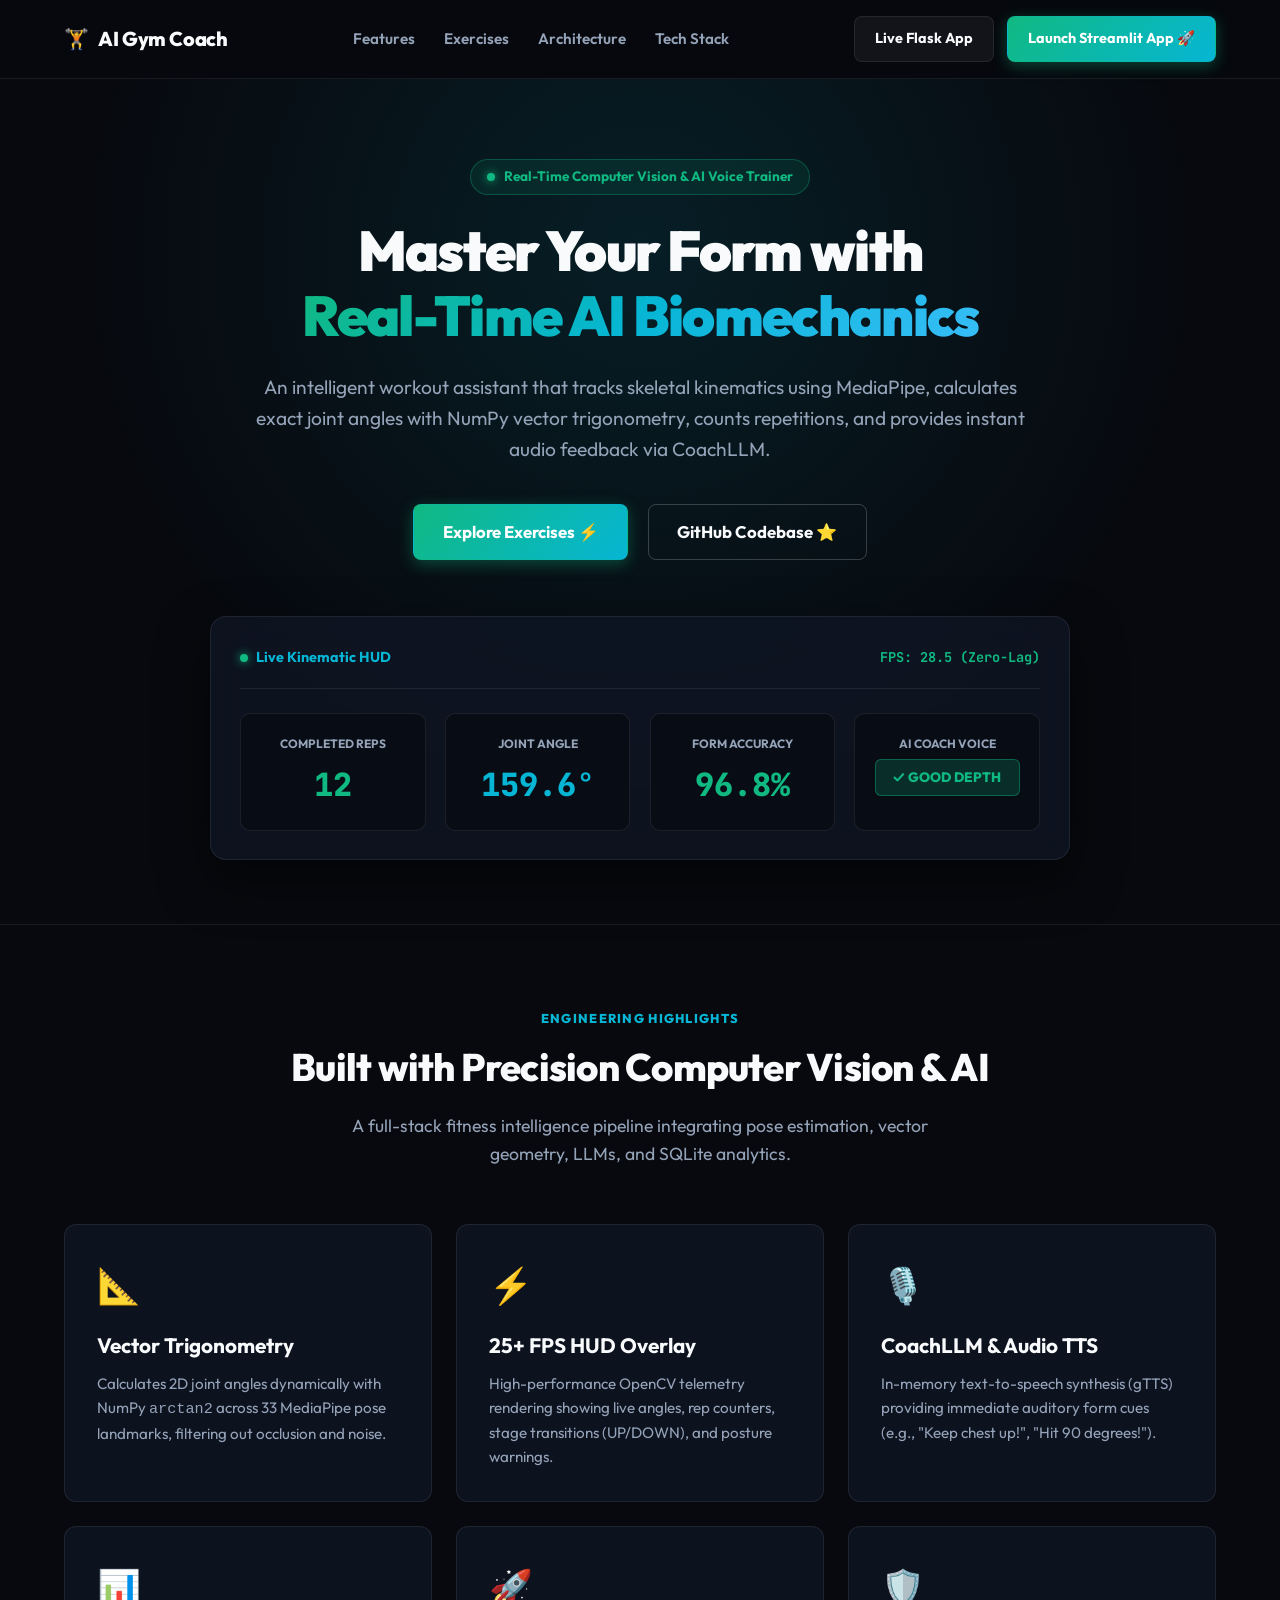
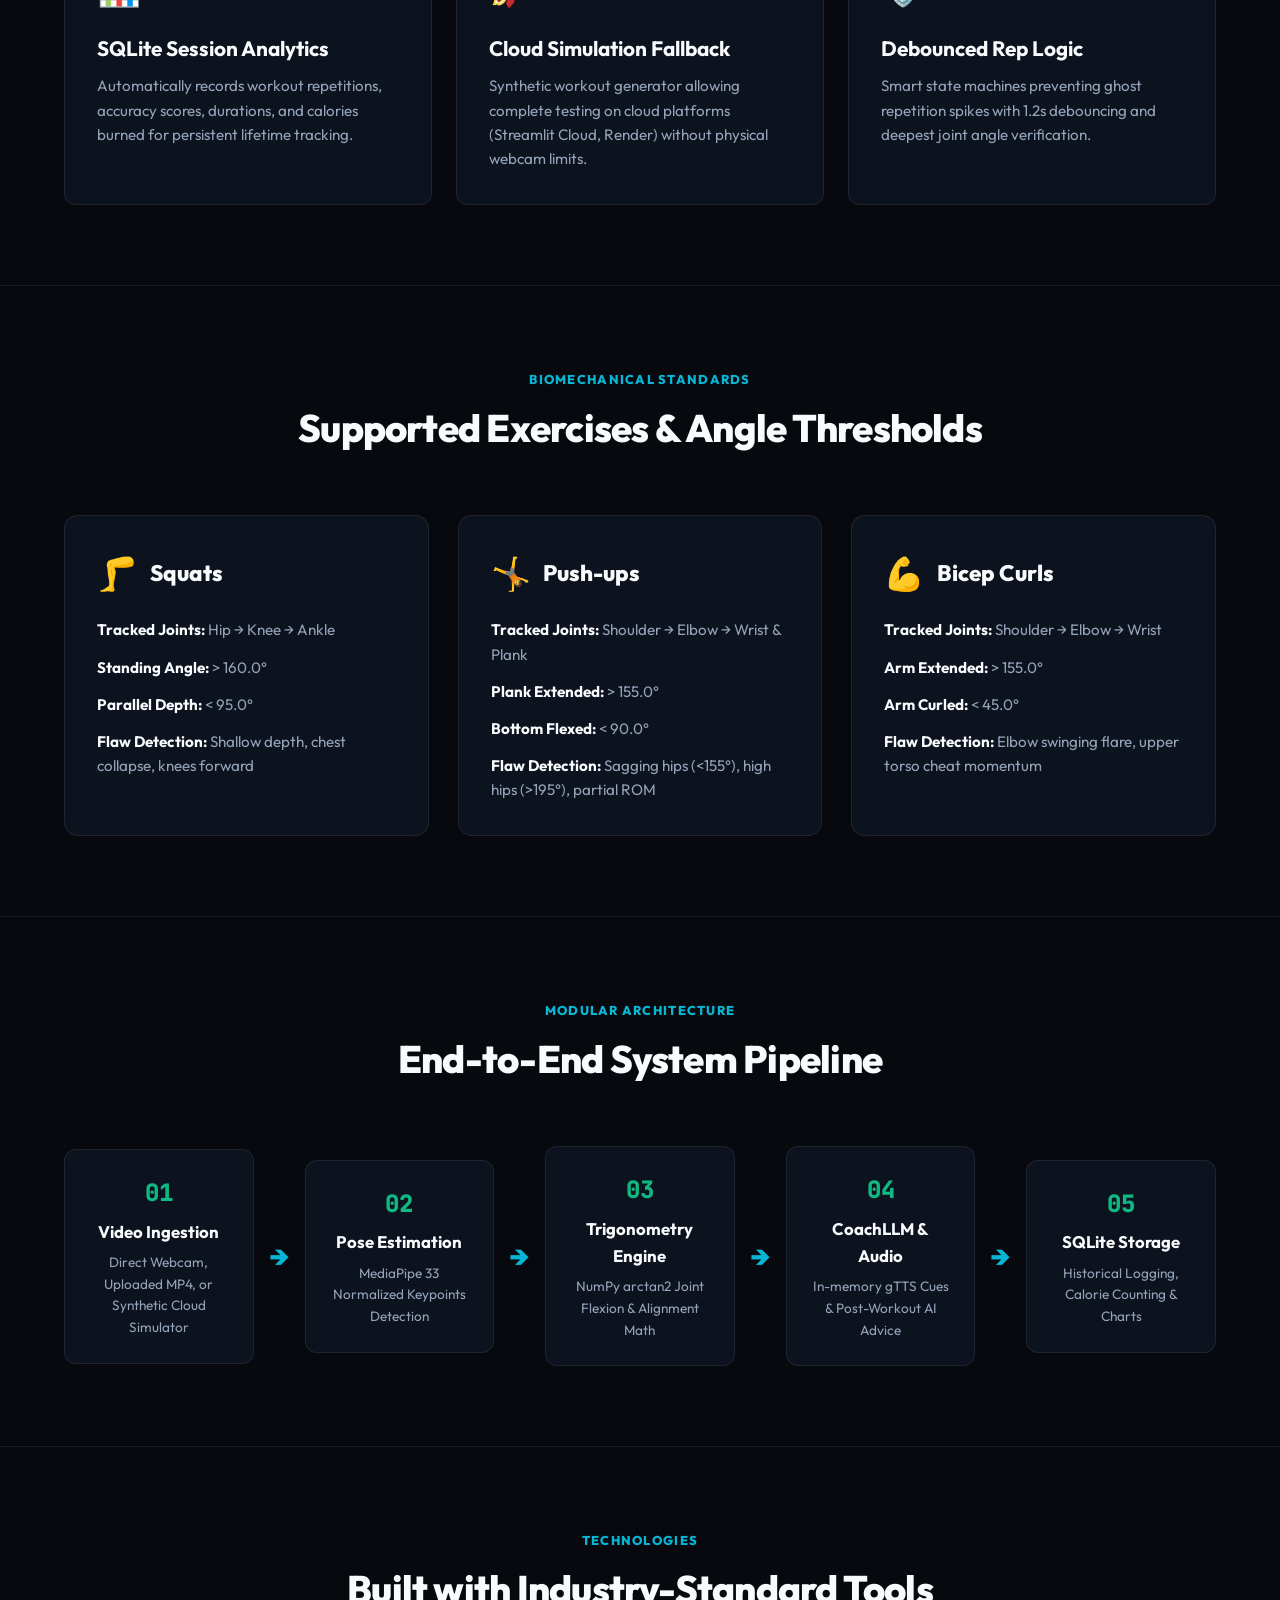
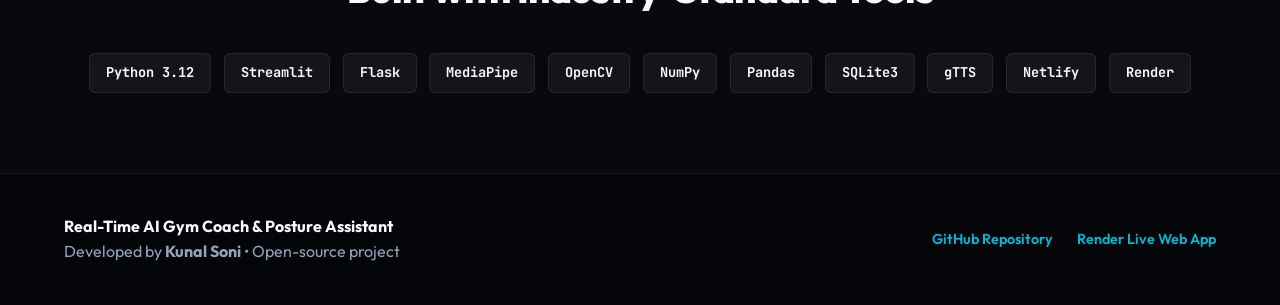
<file: landing_page/index.html>
<!DOCTYPE html>
<html lang="en">
<head>
    <meta charset="UTF-8">
    <meta name="viewport" content="width=device-width, initial-scale=1.0">
    <title>AI Gym Coach & Real-Time Posture Assistant</title>
    <link rel="stylesheet" href="style.css">
    <link rel="preconnect" href="https://fonts.googleapis.com">
    <link rel="preconnect" href="https://fonts.gstatic.com" crossorigin>
    <link href="https://fonts.googleapis.com/css2?family=Outfit:wght@300;400;600;700;800;900&family=JetBrains+Mono:wght@500;700&display=swap" rel="stylesheet">
</head>
<body>
    <!-- Navbar -->
    <header class="navbar">
        <div class="nav-container">
            <div class="nav-brand">
                <span class="brand-icon">🏋️</span>
                <span class="brand-text">AI Gym Coach</span>
            </div>
            <nav class="nav-links">
                <a href="#features">Features</a>
                <a href="#exercises">Exercises</a>
                <a href="#architecture">Architecture</a>
                <a href="#tech-stack">Tech Stack</a>
            </nav>
            <div class="nav-cta">
                <a href="https://realtime-ai-posture-assistant.onrender.com/" target="_blank" class="btn btn-secondary">Live Flask App</a>
                <a href="https://share.streamlit.io/deploy?repository=kunalsoni20/realtime-ai-posture-assistant&branch=main&mainModule=streamlit_app.py" target="_blank" class="btn btn-primary" id="btnLaunchStreamlit">Launch Streamlit App 🚀</a>
            </div>
        </div>
    </header>

    <!-- Hero Section -->
    <section class="hero-section">
        <div class="container hero-content">
            <div class="hero-badge">
                <span class="pulse-dot"></span>
                <span>Real-Time Computer Vision & AI Voice Trainer</span>
            </div>
            <h1 class="hero-title">
                Master Your Form with <br>
                <span class="gradient-text">Real-Time AI Biomechanics</span>
            </h1>
            <p class="hero-subtitle">
                An intelligent workout assistant that tracks skeletal kinematics using MediaPipe, calculates exact joint angles with NumPy vector trigonometry, counts repetitions, and provides instant audio feedback via CoachLLM.
            </p>
            <div class="hero-actions">
                <a href="#exercises" class="btn btn-primary btn-large">
                    Explore Exercises ⚡
                </a>
                <a href="https://github.com/kunalsoni20/realtime-ai-posture-assistant" target="_blank" class="btn btn-outline btn-large">
                    GitHub Codebase ⭐
                </a>
            </div>

            <!-- Hero Live Telemetry Preview Card -->
            <div class="hero-preview-wrapper">
                <div class="hero-preview-card">
                    <div class="preview-header">
                        <div class="preview-badge"><span class="pulse-dot"></span> Live Kinematic HUD</div>
                        <div class="preview-fps">FPS: 28.5 (Zero-Lag)</div>
                    </div>
                    <div class="preview-metrics-grid">
                        <div class="metric-box">
                            <span class="metric-label">Completed Reps</span>
                            <span class="metric-number text-emerald" id="heroRepCounter">12</span>
                        </div>
                        <div class="metric-box">
                            <span class="metric-label">Joint Angle</span>
                            <span class="metric-number text-cyan" id="heroAngleDisplay">92.4°</span>
                        </div>
                        <div class="metric-box">
                            <span class="metric-label">Form Accuracy</span>
                            <span class="metric-number text-emerald">96.8%</span>
                        </div>
                        <div class="metric-box">
                            <span class="metric-label">AI Coach Voice</span>
                            <span class="metric-status status-good">✓ GOOD DEPTH</span>
                        </div>
                    </div>
                </div>
            </div>
        </div>
    </section>

    <!-- Core Features Section -->
    <section class="features-section" id="features">
        <div class="container">
            <div class="section-header">
                <span class="section-tag">ENGINEERING HIGHLIGHTS</span>
                <h2 class="section-title">Built with Precision Computer Vision & AI</h2>
                <p class="section-subtitle">A full-stack fitness intelligence pipeline integrating pose estimation, vector geometry, LLMs, and SQLite analytics.</p>
            </div>
            <div class="features-grid">
                <div class="feature-card">
                    <div class="feature-icon">📐</div>
                    <h3>Vector Trigonometry</h3>
                    <p>Calculates 2D joint angles dynamically with NumPy <code>arctan2</code> across 33 MediaPipe pose landmarks, filtering out occlusion and noise.</p>
                </div>
                <div class="feature-card">
                    <div class="feature-icon">⚡</div>
                    <h3>25+ FPS HUD Overlay</h3>
                    <p>High-performance OpenCV telemetry rendering showing live angles, rep counters, stage transitions (UP/DOWN), and posture warnings.</p>
                </div>
                <div class="feature-card">
                    <div class="feature-icon">🎙️</div>
                    <h3>CoachLLM & Audio TTS</h3>
                    <p>In-memory text-to-speech synthesis (gTTS) providing immediate auditory form cues (e.g., "Keep chest up!", "Hit 90 degrees!").</p>
                </div>
                <div class="feature-card">
                    <div class="feature-icon">📊</div>
                    <h3>SQLite Session Analytics</h3>
                    <p>Automatically records workout repetitions, accuracy scores, durations, and calories burned for persistent lifetime tracking.</p>
                </div>
                <div class="feature-card">
                    <div class="feature-icon">🚀</div>
                    <h3>Cloud Simulation Fallback</h3>
                    <p>Synthetic workout generator allowing complete testing on cloud platforms (Streamlit Cloud, Render) without physical webcam limits.</p>
                </div>
                <div class="feature-card">
                    <div class="feature-icon">🛡️</div>
                    <h3>Debounced Rep Logic</h3>
                    <p>Smart state machines preventing ghost repetition spikes with 1.2s debouncing and deepest joint angle verification.</p>
                </div>
            </div>
        </div>
    </section>

    <!-- Multi-Exercise Tracking Guide -->
    <section class="exercises-section" id="exercises">
        <div class="container">
            <div class="section-header">
                <span class="section-tag">BIOMECHANICAL STANDARDS</span>
                <h2 class="section-title">Supported Exercises & Angle Thresholds</h2>
            </div>
            <div class="exercise-cards-grid">
                <!-- Squats -->
                <div class="exercise-card">
                    <div class="exercise-header">
                        <span class="ex-icon">🦵</span>
                        <h3>Squats</h3>
                    </div>
                    <ul class="ex-specs">
                        <li><strong>Tracked Joints:</strong> Hip &rarr; Knee &rarr; Ankle</li>
                        <li><strong>Standing Angle:</strong> &gt; 160.0°</li>
                        <li><strong>Parallel Depth:</strong> &lt; 95.0°</li>
                        <li><strong>Flaw Detection:</strong> Shallow depth, chest collapse, knees forward</li>
                    </ul>
                </div>
                <!-- Push-ups -->
                <div class="exercise-card">
                    <div class="exercise-header">
                        <span class="ex-icon">🤸</span>
                        <h3>Push-ups</h3>
                    </div>
                    <ul class="ex-specs">
                        <li><strong>Tracked Joints:</strong> Shoulder &rarr; Elbow &rarr; Wrist & Plank</li>
                        <li><strong>Plank Extended:</strong> &gt; 155.0°</li>
                        <li><strong>Bottom Flexed:</strong> &lt; 90.0°</li>
                        <li><strong>Flaw Detection:</strong> Sagging hips (&lt;155°), high hips (&gt;195°), partial ROM</li>
                    </ul>
                </div>
                <!-- Bicep Curls -->
                <div class="exercise-card">
                    <div class="exercise-header">
                        <span class="ex-icon">💪</span>
                        <h3>Bicep Curls</h3>
                    </div>
                    <ul class="ex-specs">
                        <li><strong>Tracked Joints:</strong> Shoulder &rarr; Elbow &rarr; Wrist</li>
                        <li><strong>Arm Extended:</strong> &gt; 155.0°</li>
                        <li><strong>Arm Curled:</strong> &lt; 45.0°</li>
                        <li><strong>Flaw Detection:</strong> Elbow swinging flare, upper torso cheat momentum</li>
                    </ul>
                </div>
            </div>
        </div>
    </section>

    <!-- Architecture & Deployment Section -->
    <section class="architecture-section" id="architecture">
        <div class="container">
            <div class="section-header">
                <span class="section-tag">MODULAR ARCHITECTURE</span>
                <h2 class="section-title">End-to-End System Pipeline</h2>
            </div>
            <div class="pipeline-flow">
                <div class="flow-step">
                    <div class="step-num">01</div>
                    <h4>Video Ingestion</h4>
                    <p>Direct Webcam, Uploaded MP4, or Synthetic Cloud Simulator</p>
                </div>
                <div class="flow-arrow">&rarr;</div>
                <div class="flow-step">
                    <div class="step-num">02</div>
                    <h4>Pose Estimation</h4>
                    <p>MediaPipe 33 Normalized Keypoints Detection</p>
                </div>
                <div class="flow-arrow">&rarr;</div>
                <div class="flow-step">
                    <div class="step-num">03</div>
                    <h4>Trigonometry Engine</h4>
                    <p>NumPy arctan2 Joint Flexion & Alignment Math</p>
                </div>
                <div class="flow-arrow">&rarr;</div>
                <div class="flow-step">
                    <div class="step-num">04</div>
                    <h4>CoachLLM & Audio</h4>
                    <p>In-memory gTTS Cues & Post-Workout AI Advice</p>
                </div>
                <div class="flow-arrow">&rarr;</div>
                <div class="flow-step">
                    <div class="step-num">05</div>
                    <h4>SQLite Storage</h4>
                    <p>Historical Logging, Calorie Counting & Charts</p>
                </div>
            </div>
        </div>
    </section>

    <!-- Tech Stack -->
    <section class="tech-section" id="tech-stack">
        <div class="container text-center">
            <span class="section-tag">TECHNOLOGIES</span>
            <h2 class="section-title">Built with Industry-Standard Tools</h2>
            <div class="tech-badges">
                <span class="tech-badge">Python 3.12</span>
                <span class="tech-badge">Streamlit</span>
                <span class="tech-badge">Flask</span>
                <span class="tech-badge">MediaPipe</span>
                <span class="tech-badge">OpenCV</span>
                <span class="tech-badge">NumPy</span>
                <span class="tech-badge">Pandas</span>
                <span class="tech-badge">SQLite3</span>
                <span class="tech-badge">gTTS</span>
                <span class="tech-badge">Netlify</span>
                <span class="tech-badge">Render</span>
            </div>
        </div>
    </section>

    <!-- Footer -->
    <footer class="footer">
        <div class="container footer-content">
            <div class="footer-left">
                <p><strong>Real-Time AI Gym Coach & Posture Assistant</strong></p>
                <p class="text-muted">Developed by <strong>Kunal Soni</strong> • Open-source project</p>
            </div>
            <div class="footer-right">
                <a href="https://github.com/kunalsoni20/realtime-ai-posture-assistant" target="_blank" class="footer-link">GitHub Repository</a>
                <a href="https://realtime-ai-posture-assistant.onrender.com/" target="_blank" class="footer-link">Render Live Web App</a>
            </div>
        </div>
    </footer>

    <script src="script.js"></script>
</body>
</html>
</file>
<file: landing_page/style.css>
:root {
    --bg-dark: #07090e;
    --bg-card: rgba(17, 24, 39, 0.7);
    --bg-card-hover: rgba(30, 41, 59, 0.85);
    --border-color: rgba(255, 255, 255, 0.08);
    --border-color-hover: rgba(6, 182, 212, 0.4);
    
    --text-primary: #f8fafc;
    --text-muted: #94a3b8;
    
    --accent-emerald: #10b981;
    --accent-emerald-glow: rgba(16, 185, 129, 0.35);
    --accent-cyan: #06b6d4;
    --accent-cyan-glow: rgba(6, 182, 212, 0.35);
    --accent-danger: #ef4444;
}

* {
    margin: 0;
    padding: 0;
    box-sizing: border-box;
}

body {
    background-color: var(--bg-dark);
    color: var(--text-primary);
    font-family: 'Outfit', sans-serif;
    line-height: 1.6;
    overflow-x: hidden;
}

.container {
    max-width: 1200px;
    margin: 0 auto;
    padding: 0 1.5rem;
}

/* Typography Helpers */
.gradient-text {
    background: linear-gradient(135deg, #10b981 0%, #06b6d4 50%, #38bdf8 100%);
    -webkit-background-clip: text;
    -webkit-text-fill-color: transparent;
}
.text-emerald { color: var(--accent-emerald); }
.text-cyan { color: var(--accent-cyan); }
.text-muted { color: var(--text-muted); }
.text-center { text-align: center; }

/* Navbar */
.navbar {
    position: sticky;
    top: 0;
    z-index: 100;
    backdrop-filter: blur(12px);
    background: rgba(7, 9, 14, 0.8);
    border-bottom: 1px solid var(--border-color);
    padding: 1rem 0;
}
.nav-container {
    max-width: 1200px;
    margin: 0 auto;
    padding: 0 1.5rem;
    display: flex;
    justify-content: space-between;
    align-items: center;
}
.nav-brand {
    display: flex;
    align-items: center;
    gap: 0.6rem;
    font-size: 1.25rem;
    font-weight: 800;
    letter-spacing: -0.02em;
}
.nav-links {
    display: flex;
    gap: 1.8rem;
}
.nav-links a {
    color: var(--text-muted);
    text-decoration: none;
    font-weight: 600;
    font-size: 0.95rem;
    transition: color 0.2s ease;
}
.nav-links a:hover {
    color: var(--text-primary);
}
.nav-cta {
    display: flex;
    gap: 0.8rem;
}

/* Buttons */
.btn {
    display: inline-flex;
    align-items: center;
    justify-content: center;
    gap: 0.5rem;
    padding: 0.65rem 1.25rem;
    border-radius: 8px;
    font-weight: 700;
    font-size: 0.9rem;
    text-decoration: none;
    cursor: pointer;
    transition: all 0.25s ease;
    border: 1px solid transparent;
}
.btn-primary {
    background: linear-gradient(135deg, #10b981 0%, #06b6d4 100%);
    color: #fff;
    box-shadow: 0 4px 15px var(--accent-emerald-glow);
}
.btn-primary:hover {
    box-shadow: 0 6px 25px var(--accent-cyan-glow);
    transform: translateY(-2px);
}
.btn-secondary {
    background: rgba(255, 255, 255, 0.05);
    border: 1px solid var(--border-color);
    color: var(--text-primary);
}
.btn-secondary:hover {
    background: rgba(255, 255, 255, 0.1);
    border-color: var(--accent-cyan);
}
.btn-outline {
    background: transparent;
    border: 1px solid rgba(255, 255, 255, 0.2);
    color: var(--text-primary);
}
.btn-outline:hover {
    border-color: var(--accent-emerald);
    background: rgba(16, 185, 129, 0.08);
}
.btn-large {
    padding: 0.85rem 1.8rem;
    font-size: 1.05rem;
}

/* Hero Section */
.hero-section {
    padding: 5rem 0 4rem;
    text-align: center;
    position: relative;
    background: radial-gradient(circle at 50% 20%, rgba(6, 182, 212, 0.12) 0%, transparent 60%);
}
.hero-badge {
    display: inline-flex;
    align-items: center;
    gap: 0.6rem;
    padding: 0.4rem 1rem;
    border-radius: 50px;
    background: rgba(16, 185, 129, 0.1);
    border: 1px solid rgba(16, 185, 129, 0.3);
    color: var(--accent-emerald);
    font-size: 0.85rem;
    font-weight: 700;
    margin-bottom: 1.5rem;
}
.pulse-dot {
    width: 8px;
    height: 8px;
    background: var(--accent-emerald);
    border-radius: 50%;
    box-shadow: 0 0 10px var(--accent-emerald);
}
.hero-title {
    font-size: 3.5rem;
    font-weight: 900;
    line-height: 1.15;
    letter-spacing: -0.03em;
    margin-bottom: 1.5rem;
}
.hero-subtitle {
    max-width: 780px;
    margin: 0 auto 2.5rem;
    font-size: 1.2rem;
    color: var(--text-muted);
}
.hero-actions {
    display: flex;
    justify-content: center;
    gap: 1.2rem;
    margin-bottom: 3.5rem;
    flex-wrap: wrap;
}

/* Hero Live Telemetry Preview Card */
.hero-preview-wrapper {
    max-width: 860px;
    margin: 0 auto;
}
.hero-preview-card {
    background: var(--bg-card);
    border: 1px solid var(--border-color);
    border-radius: 16px;
    padding: 1.8rem;
    box-shadow: 0 20px 50px rgba(0, 0, 0, 0.5);
    backdrop-filter: blur(16px);
}
.preview-header {
    display: flex;
    justify-content: space-between;
    align-items: center;
    padding-bottom: 1.2rem;
    border-bottom: 1px solid var(--border-color);
    margin-bottom: 1.5rem;
}
.preview-badge {
    display: flex;
    align-items: center;
    gap: 0.5rem;
    font-size: 0.9rem;
    font-weight: 700;
    color: var(--accent-cyan);
}
.preview-fps {
    font-family: 'JetBrains Mono', monospace;
    font-size: 0.85rem;
    color: var(--accent-emerald);
    font-weight: 700;
}
.preview-metrics-grid {
    display: grid;
    grid-template-columns: repeat(4, 1fr);
    gap: 1.2rem;
}
.metric-box {
    background: rgba(0, 0, 0, 0.3);
    border: 1px solid var(--border-color);
    border-radius: 10px;
    padding: 1.2rem;
    display: flex;
    flex-direction: column;
    gap: 0.4rem;
}
.metric-label {
    font-size: 0.75rem;
    text-transform: uppercase;
    font-weight: 700;
    color: var(--text-muted);
}
.metric-number {
    font-family: 'JetBrains Mono', monospace;
    font-size: 2rem;
    font-weight: 800;
}
.metric-status {
    padding: 0.4rem 0.6rem;
    border-radius: 6px;
    font-size: 0.85rem;
    font-weight: 800;
    text-align: center;
}
.status-good {
    background: rgba(16, 185, 129, 0.2);
    color: var(--accent-emerald);
    border: 1px solid rgba(16, 185, 129, 0.4);
}

/* Section Header */
.section-header {
    text-align: center;
    margin-bottom: 3.5rem;
}
.section-tag {
    font-size: 0.8rem;
    font-weight: 800;
    color: var(--accent-cyan);
    letter-spacing: 0.1em;
}
.section-title {
    font-size: 2.4rem;
    font-weight: 800;
    letter-spacing: -0.02em;
    margin: 0.4rem 0 0.8rem;
}
.section-subtitle {
    font-size: 1.1rem;
    color: var(--text-muted);
    max-width: 640px;
    margin: 0 auto;
}

/* Features Section */
.features-section, .exercises-section, .architecture-section, .tech-section {
    padding: 5rem 0;
    border-top: 1px solid var(--border-color);
}
.features-grid {
    display: grid;
    grid-template-columns: repeat(auto-fit, minmax(320px, 1fr));
    gap: 1.5rem;
}
.feature-card {
    background: var(--bg-card);
    border: 1px solid var(--border-color);
    border-radius: 12px;
    padding: 2rem;
    transition: all 0.25s ease;
}
.feature-card:hover {
    border-color: var(--border-color-hover);
    transform: translateY(-4px);
    box-shadow: 0 10px 30px rgba(6, 182, 212, 0.1);
}
.feature-icon {
    font-size: 2.2rem;
    margin-bottom: 1rem;
}
.feature-card h3 {
    font-size: 1.3rem;
    font-weight: 700;
    margin-bottom: 0.6rem;
}
.feature-card p {
    color: var(--text-muted);
    font-size: 0.95rem;
}

/* Exercise Cards Grid */
.exercise-cards-grid {
    display: grid;
    grid-template-columns: repeat(auto-fit, minmax(320px, 1fr));
    gap: 1.8rem;
}
.exercise-card {
    background: var(--bg-card);
    border: 1px solid var(--border-color);
    border-radius: 14px;
    padding: 2rem;
}
.exercise-header {
    display: flex;
    align-items: center;
    gap: 0.8rem;
    margin-bottom: 1.2rem;
}
.ex-icon { font-size: 2rem; }
.exercise-header h3 { font-size: 1.4rem; font-weight: 800; }
.ex-specs {
    list-style: none;
    display: flex;
    flex-direction: column;
    gap: 0.8rem;
    font-size: 0.95rem;
    color: var(--text-muted);
}
.ex-specs strong { color: var(--text-primary); }

/* Pipeline Flow */
.pipeline-flow {
    display: flex;
    align-items: center;
    justify-content: space-between;
    gap: 1rem;
    flex-wrap: wrap;
}
.flow-step {
    flex: 1;
    min-width: 180px;
    background: var(--bg-card);
    border: 1px solid var(--border-color);
    border-radius: 12px;
    padding: 1.5rem;
    text-align: center;
}
.step-num {
    font-family: 'JetBrains Mono', monospace;
    font-size: 1.5rem;
    font-weight: 800;
    color: var(--accent-emerald);
    margin-bottom: 0.4rem;
}
.flow-step h4 {
    font-size: 1.05rem;
    margin-bottom: 0.4rem;
}
.flow-step p {
    font-size: 0.85rem;
    color: var(--text-muted);
}
.flow-arrow {
    font-size: 1.8rem;
    color: var(--accent-cyan);
    font-weight: 800;
}

/* Tech Badges */
.tech-badges {
    display: flex;
    flex-wrap: wrap;
    justify-content: center;
    gap: 0.8rem;
    margin-top: 2rem;
}
.tech-badge {
    padding: 0.5rem 1rem;
    background: rgba(255, 255, 255, 0.05);
    border: 1px solid var(--border-color);
    border-radius: 6px;
    font-family: 'JetBrains Mono', monospace;
    font-size: 0.85rem;
    font-weight: 700;
}

/* Footer */
.footer {
    padding: 2.5rem 0;
    border-top: 1px solid var(--border-color);
    background: #040508;
}
.footer-content {
    display: flex;
    justify-content: space-between;
    align-items: center;
    flex-wrap: wrap;
    gap: 1rem;
}
.footer-right {
    display: flex;
    gap: 1.5rem;
}
.footer-link {
    color: var(--accent-cyan);
    text-decoration: none;
    font-weight: 600;
    font-size: 0.9rem;
}
.footer-link:hover { text-decoration: underline; }

/* Responsive adjustments */
@media (max-width: 768px) {
    .hero-title { font-size: 2.4rem; }
    .preview-metrics-grid { grid-template-columns: repeat(2, 1fr); }
    .pipeline-flow { flex-direction: column; }
    .flow-arrow { display: none; }
    .nav-links { display: none; }
}
</file>
